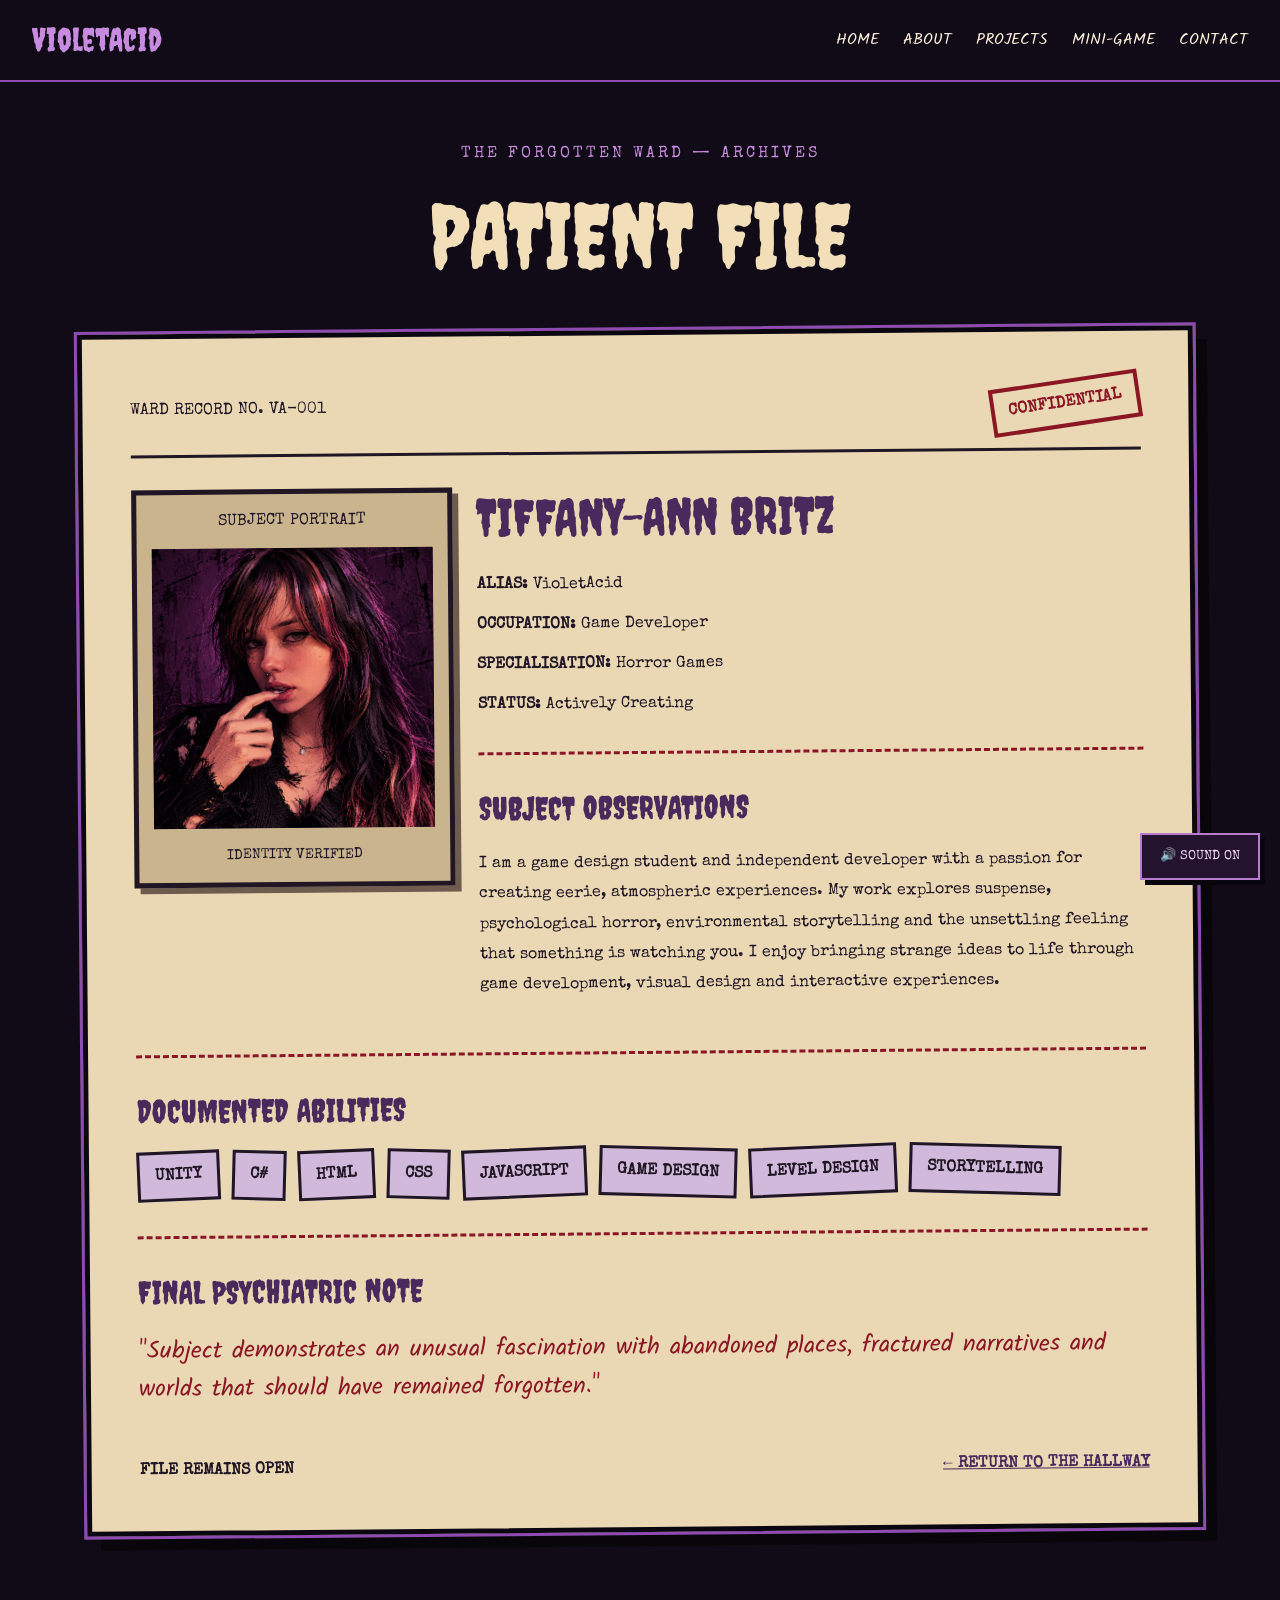
<file: about.html>
<!DOCTYPE html>
<html lang="en">
<head>
    <link rel="stylesheet" href="style.css">
    <meta charset="UTF-8">
    <meta name="viewport" content="width=device-width, initial-scale=1.0">
    <title>Patient File | VioletAcid</title>

    <link href="https://cdn.jsdelivr.net/npm/bootstrap@5.3.3/dist/css/bootstrap.min.css" rel="stylesheet">
    <link rel="stylesheet" href="style.css">
</head>

<body class="patient-page">

<header class="asylum-nav">
    <a href="index.html" class="asylum-logo">VioletAcid</a>

    <nav class="asylum-links" aria-label="Main navigation">
        <a href="index.html">HOME</a>
        <a href="about.html" aria-current="page">ABOUT</a>
        <a href="projects.html">PROJECTS</a>
        <a href="ward13.html">MINI-GAME</a>
        <a href="contact.html">CONTACT</a>
    </nav>
</header>

<main class="patient-main container">

    <p class="patient-intro">THE FORGOTTEN WARD — ARCHIVES</p>
    <h1 class="patient-heading">PATIENT FILE</h1>

    <article class="patient-document">

        <div class="patient-top">
            <span>WARD RECORD NO. VA-001</span>
            <span class="confidential-stamp">CONFIDENTIAL</span>
        </div>

        <div class="row g-4 mt-2">

            <div class="col-12 col-lg-4">
                <div class="patient-photo">
                    <span>SUBJECT PORTRAIT</span>
                    <div class="photo-placeholder">
    <img src="assets/images/patient-portrait.png"
         alt="Comic portrait of Tiffany-Ann Britz">
</div>
                    <small>IDENTITY VERIFIED</small>
                </div>
            </div>

            <div class="col-12 col-lg-8">
                <h2 class="patient-name">TIFFANY-ANN BRITZ</h2>

                <p><strong>ALIAS:</strong> VioletAcid</p>
                <p><strong>OCCUPATION:</strong> Game Developer</p>
                <p><strong>SPECIALISATION:</strong> Horror Games</p>
                <p><strong>STATUS:</strong> Actively Creating</p>

                <div class="patient-divider"></div>

                <h3>SUBJECT OBSERVATIONS</h3>

                <p class="patient-story">
                    I am a game design student and independent
                    developer with a passion for creating eerie,
                    atmospheric experiences.

                    My work explores suspense, psychological horror,
                    environmental storytelling and the unsettling
                    feeling that something is watching you.

                    I enjoy bringing strange ideas to life through
                    game development, visual design and interactive
                    experiences.
                </p>
            </div>

        </div>

        <div class="patient-divider"></div>

        <h3>DOCUMENTED ABILITIES</h3>

        <div class="skills-list">
            <span>UNITY</span>
            <span>C#</span>
            <span>HTML</span>
            <span>CSS</span>
            <span>JAVASCRIPT</span>
            <span>GAME DESIGN</span>
            <span>LEVEL DESIGN</span>
            <span>STORYTELLING</span>
        </div>

        <div class="patient-divider"></div>

        <h3>FINAL PSYCHIATRIC NOTE</h3>

        <p class="patient-note">
            "Subject demonstrates an unusual fascination
            with abandoned places, fractured narratives
            and worlds that should have remained forgotten."
        </p>

        <div class="patient-bottom">
            <span>FILE REMAINS OPEN</span>
            <a href="hallway.html">← RETURN TO THE HALLWAY</a>
        </div>

    </article>

</main>
<script src="asylum-audio.js"></script>
</body>
</html>
</file>
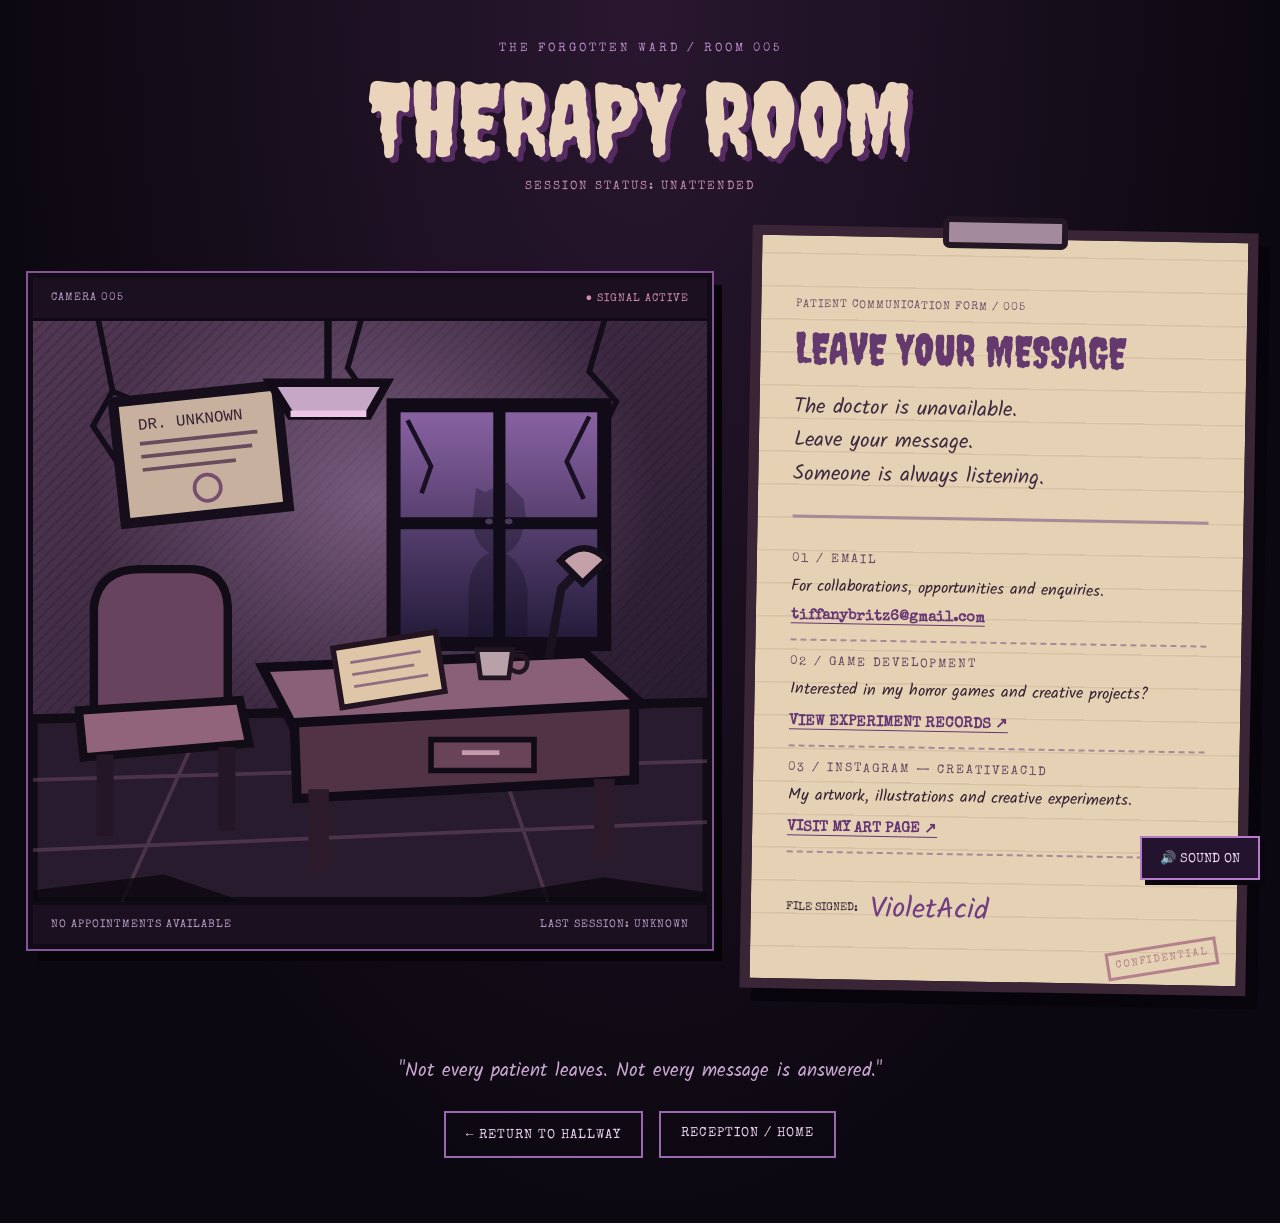
<file: contact.html>
<!DOCTYPE html>
<html lang="en">
<head>
  <meta charset="UTF-8">
  <meta name="viewport" content="width=device-width, initial-scale=1.0">

  <title>Therapy Room | VioletAcid</title>

  <link href="https://fonts.googleapis.com/css2?family=Creepster&family=Kalam:wght@400;700&family=Special+Elite&display=swap" rel="stylesheet">
  <link rel="stylesheet" href="contact.css">
</head>

<body>
  <main class="therapy-page">

    <header class="therapy-header">
      <p>THE FORGOTTEN WARD / ROOM 005</p>
      <h1>THERAPY ROOM</h1>
      <span>SESSION STATUS: UNATTENDED</span>
    </header>

    <div class="therapy-layout">

      <section class="office-panel" aria-label="Abandoned psychiatrist's office">
        <div class="office-heading">
          <span>CAMERA 005</span>
          <span class="recording">● SIGNAL ACTIVE</span>
        </div>

        <svg class="office-art" viewBox="0 0 720 620"
             role="img"
             aria-label="Comic-book illustration of an abandoned psychiatric office with a desk, chair, window and mysterious silhouette">

          <defs>
            <linearGradient id="office-wall" x2="1" y2="1">
              <stop stop-color="#513753"/>
              <stop offset="1" stop-color="#211629"/>
            </linearGradient>

            <linearGradient id="office-window" x2="0" y2="1">
              <stop stop-color="#8b64a5"/>
              <stop offset="1" stop-color="#211a38"/>
            </linearGradient>

            <radialGradient id="office-light">
              <stop stop-color="#d5a9dc" stop-opacity=".38"/>
              <stop offset="1" stop-color="#d5a9dc" stop-opacity="0"/>
            </radialGradient>

            <pattern id="office-lines" width="12" height="12"
                     patternUnits="userSpaceOnUse">
              <path d="M0 12L12 0" stroke="#120b17"
                    stroke-width="2" opacity=".23"/>
            </pattern>
          </defs>

          <!-- Room -->
          <rect width="720" height="620" fill="url(#office-wall)"/>
          <rect width="720" height="620" fill="url(#office-lines)"/>

          <ellipse cx="365" cy="190" rx="300" ry="270"
                   fill="url(#office-light)"/>

          <path d="M0 425L720 407V620H0Z"
                fill="#281b2d" stroke="#110b16" stroke-width="10"/>

          <path d="M0 490L720 470M0 565L720 535M180 430L95 620M480 418L550 620"
                fill="none" stroke="#75536b"
                stroke-width="4" opacity=".45"/>

          <!-- Wall cracks -->
          <g fill="none" stroke="#130d19"
             stroke-width="6" stroke-linecap="round">
            <path d="M70 0L85 75L64 112L96 160"/>
            <path d="M85 75L115 88L123 120"/>
            <path d="M610 0L594 54L623 86L603 127"/>
            <path d="M350 0L336 50L356 79"/>
          </g>

          <!-- Window -->
          <rect x="385" y="90" width="225" height="255"
                fill="url(#office-window)"
                stroke="#100b17" stroke-width="15"/>

          <path d="M498 90V345M385 216H610"
                stroke="#100b17" stroke-width="13"/>

          <path d="M400 106L425 155L415 184M594 102L570 150L588 190"
                fill="none" stroke="#1a1023" stroke-width="5"/>

          <!-- Shadow beyond window -->
          <g class="window-patient">
            <path d="M465 338V287Q467 253 495 244
                     Q523 253 528 287V338Z"
                  fill="#100b1b"/>
            <ellipse cx="497" cy="214" rx="27" ry="36"
                     fill="#100b1b"/>
            <path d="M469 214L473 178L492 187L506 172L524 191L527 216"
                  fill="#100b1b"/>
            <ellipse cx="487" cy="214" rx="4" ry="3" fill="#d6a5ec"/>
            <ellipse cx="508" cy="214" rx="4" ry="3" fill="#d6a5ec"/>
          </g>

          <!-- Doctor's certificate -->
          <g transform="rotate(-6 175 145)">
            <rect x="92" y="78" width="175" height="130"
                  fill="#c7b19e" stroke="#160e1b" stroke-width="11"/>
            <text x="116" y="110" font-size="17"
                  fill="#382336" font-family="monospace">DR. UNKNOWN</text>
            <path d="M116 125H242M116 139H235M116 153H216"
                  stroke="#694b5e" stroke-width="4"/>
            <circle cx="183" cy="179" r="14"
                    fill="none" stroke="#794d70" stroke-width="4"/>
          </g>

          <!-- Ceiling light -->
          <path d="M315 0V65" stroke="#120c16" stroke-width="8"/>
          <path d="M253 66H378L358 101H275Z"
                fill="#c7a7c6" stroke="#130c18" stroke-width="9"/>
          <path d="M275 99H356" stroke="#edc5e6" stroke-width="7"
                class="lamp-bulb"/>

          <!-- Visitor chair -->
          <g stroke="#120c17" stroke-width="9">
            <path d="M65 305Q70 265 115 265H170
                     Q206 267 208 305V445H65Z"
                  fill="#67435e"/>
            <path d="M49 416L221 405L231 451L54 466Z"
                  fill="#92647c"/>
            <path d="M77 463V550M207 455V544"
                  fill="none" stroke="#241626" stroke-width="18"/>
          </g>

          <!-- Desk -->
          <g stroke="#100b16" stroke-width="10">
            <path d="M245 370L590 355L650 409L277 431Z"
                  fill="#896077"/>
            <path d="M279 429L642 409V490L282 510Z"
                  fill="#523345"/>
            <path d="M305 500V588M610 489V574"
                  stroke="#2c1a2a" stroke-width="22"/>
            <path d="M425 447H535V480H425Z"
                  fill="#694458" stroke-width="6"/>
            <path d="M458 461H498"
                  stroke="#c49bab" stroke-width="5"/>
          </g>

          <!-- Paper on desk -->
          <g transform="rotate(-9 383 375)">
            <path d="M325 340H436V404H325Z"
                  fill="#dfc6a9" stroke="#241421" stroke-width="6"/>
            <path d="M341 358H417M341 371H408M341 384H421"
                  stroke="#916d81" stroke-width="3"/>
          </g>

          <!-- Desk lamp -->
          <path d="M551 360L564 286L590 258"
                fill="none" stroke="#1b1220" stroke-width="9"/>
          <path d="M563 256Q588 230 613 255L587 280Z"
                fill="#c4a0a8" stroke="#170e1c" stroke-width="7"/>

          <!-- Forgotten coffee cup -->
          <path d="M474 351H512L508 381H478Z"
                fill="#b8a1a8" stroke="#211522" stroke-width="5"/>
          <path d="M510 357Q532 355 527 369Q522 380 509 371"
                fill="none" stroke="#211522" stroke-width="5"/>

          <!-- Floor shadows -->
          <path d="M0 608L140 591L225 620H0ZM450 620L610 594L720 610V620Z"
                fill="#0b0810" opacity=".8"/>
        </svg>

        <div class="office-caption">
          <span>NO APPOINTMENTS AVAILABLE</span>
          <span>LAST SESSION: UNKNOWN</span>
        </div>
      </section>

      <section class="clipboard-panel" aria-labelledby="contact-title">
        <div class="clipboard-clip"></div>

        <p class="form-number">PATIENT COMMUNICATION FORM / 005</p>
        <h2 id="contact-title">LEAVE YOUR MESSAGE</h2>

        <p class="handwritten">
          The doctor is unavailable.<br>
          Leave your message.<br>
          Someone is always listening.
        </p>

        <div class="form-divider"></div>

        <div class="contact-record">
          <span>01 / EMAIL</span>
          <p>For collaborations, opportunities and enquiries.</p>
          <a class="contact-link" href="mailto:tiffanybritz6@gmail.com">
            tiffanybritz6@gmail.com
          </a>
        </div>

        <div class="contact-record">
  <span>02 / GAME DEVELOPMENT</span>
  <p>Interested in my horror games and creative projects?</p>
  <a class="contact-link" href="projects.html">
    VIEW EXPERIMENT RECORDS ↗
  </a>
</div>

        
<div class="contact-record">
  <span>03 / INSTAGRAM — CREATIVEAC1D</span>
  <p>My artwork, illustrations and creative experiments.</p>
  <a class="contact-link"
     href="https://www.instagram.com/creativeac1d/"
     target="_blank"
     rel="noopener noreferrer">
    VISIT MY ART PAGE ↗
  </a>
</div>


        <div class="signature">
          <span>FILE SIGNED:</span>
          <strong>VioletAcid</strong>
        </div>

        <div class="classified-stamp">CONFIDENTIAL</div>
      </section>

    </div>

    <footer class="therapy-footer">
      <p>"Not every patient leaves. Not every message is answered."</p>
      <nav aria-label="Page navigation">
        <a href="hallway.html">← RETURN TO HALLWAY</a>
        <a href="index.html">RECEPTION / HOME</a>
      </nav>
    </footer>

  </main>
  <script src="asylum-audio.js"></script>
</body>
</html>
</file>
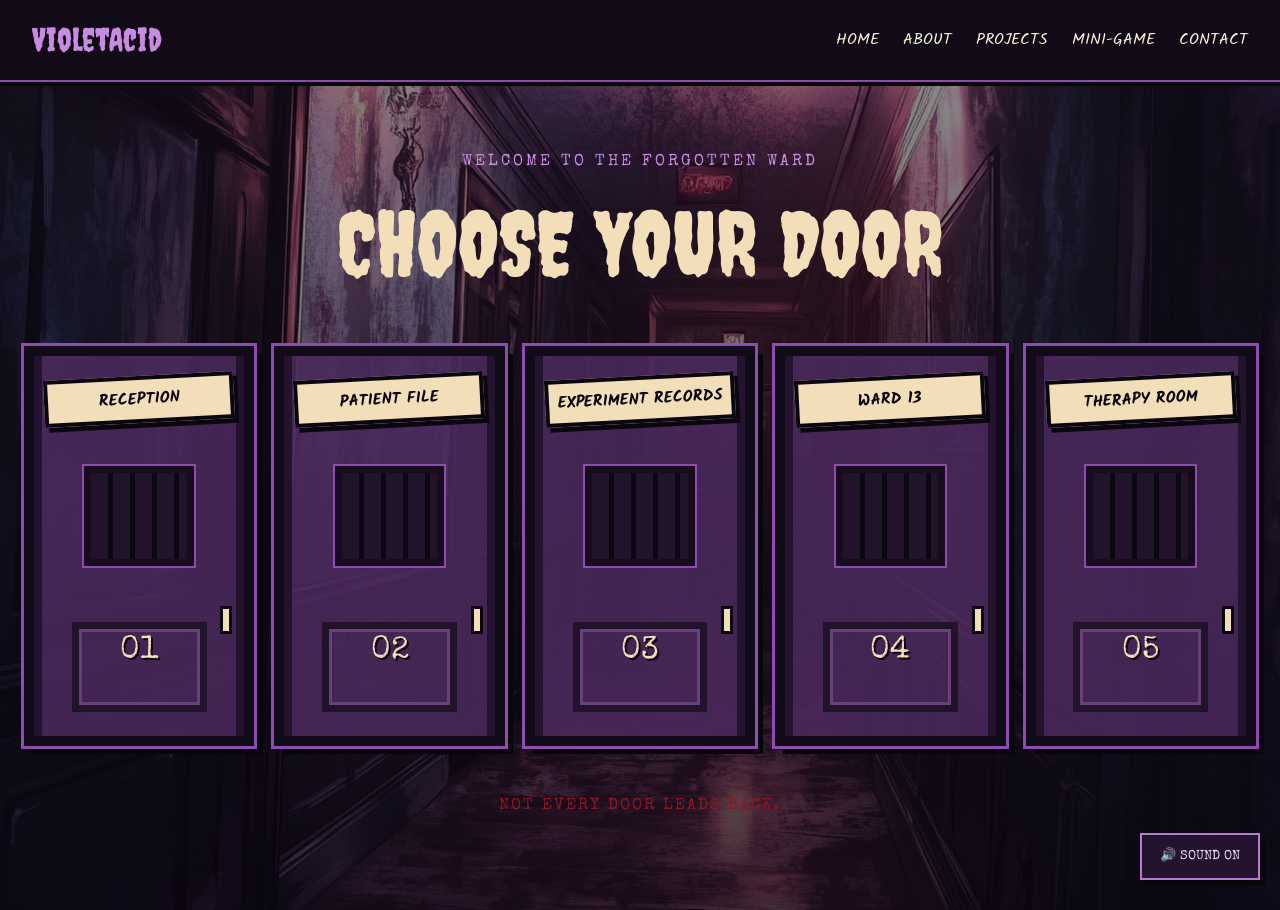
<file: hallway.html>
<!DOCTYPE html>
<html lang="en">
<head>
    <meta charset="UTF-8">
    <meta name="viewport" content="width=device-width, initial-scale=1.0">
    <title>The Hallway | VioletAcid</title>

    <link href="https://cdn.jsdelivr.net/npm/bootstrap@5.3.3/dist/css/bootstrap.min.css" rel="stylesheet">
    <link rel="stylesheet" href="style.css">
</head>
<body class="hallway-page">

    <header class="asylum-nav">
        <a class="asylum-logo" href="index.html">VioletAcid</a>

        <nav class="asylum-links" aria-label="Main navigation">
            <a href="index.html">HOME</a>
            <a href="about.html">ABOUT</a>
            <a href="projects.html">PROJECTS</a>
            <a href="ward13.html">MINI-GAME</a>
            <a href="contact.html">CONTACT</a>
        </nav>
    </header>

    <main class="hallway-main">
        <p class="hallway-label">WELCOME TO THE FORGOTTEN WARD</p>
        <h1>CHOOSE YOUR DOOR</h1>

        <div class="door-grid">
            <a class="asylum-door" href="index.html">
                <span class="door-sign">RECEPTION</span>
                <span class="door-number">01</span>
                <span class="door-handle" aria-hidden="true"></span>
            </a>

            <a class="asylum-door" href="about.html">
                <span class="door-sign">PATIENT FILE</span>
                <span class="door-number">02</span>
                <span class="door-handle" aria-hidden="true"></span>
            </a>

            <a class="asylum-door" href="projects.html">
                <span class="door-sign">EXPERIMENT RECORDS</span>
                <span class="door-number">03</span>
                <span class="door-handle" aria-hidden="true"></span>
            </a>

            <a class="asylum-door" href="ward13.html">
                <span class="door-sign">WARD 13</span>
                <span class="door-number">04</span>
                <span class="door-handle" aria-hidden="true"></span>
            </a>

            <a class="asylum-door" href="contact.html">
                <span class="door-sign">THERAPY ROOM</span>
                <span class="door-number">05</span>
                <span class="door-handle" aria-hidden="true"></span>
            </a>
        </div>

        <p class="hallway-warning">NOT EVERY DOOR LEADS BACK.</p>
    </main>
<script src="asylum-audio.js"></script>
</body>
</html>
</file>
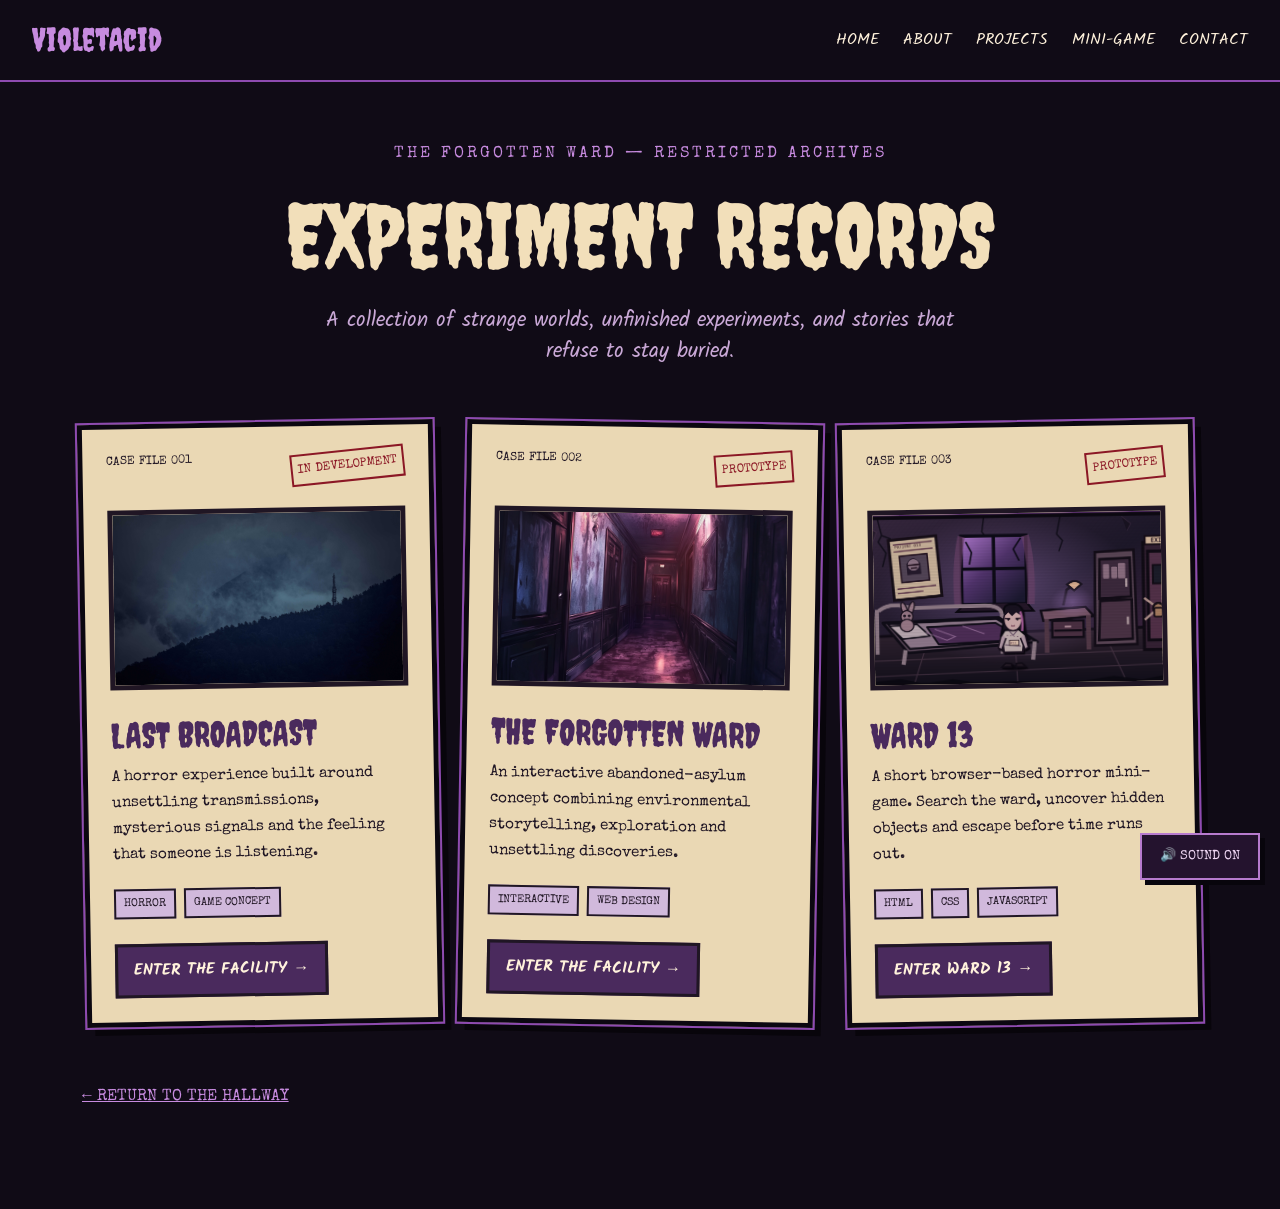
<file: projects.html>
<!DOCTYPE html>
<html lang="en">
<head>
    <meta charset="UTF-8">
    <meta name="viewport" content="width=device-width, initial-scale=1.0">
    <title>Experiment Records | VioletAcid</title>
    <link href="https://cdn.jsdelivr.net/npm/bootstrap@5.3.3/dist/css/bootstrap.min.css" rel="stylesheet">
    <link rel="stylesheet" href="style.css">
</head>

<body class="projects-page">

<header class="asylum-nav">
    <a href="index.html" class="asylum-logo">VioletAcid</a>
    <nav class="asylum-links" aria-label="Main navigation">
        <a href="index.html">HOME</a>
        <a href="about.html">ABOUT</a>
        <a href="projects.html" aria-current="page">PROJECTS</a>
        <a href="ward13.html">MINI-GAME</a>
        <a href="contact.html">CONTACT</a>
    </nav>
</header>

<main class="projects-main container">
    <p class="projects-intro">THE FORGOTTEN WARD — RESTRICTED ARCHIVES</p>
    <h1 class="projects-heading">EXPERIMENT RECORDS</h1>
    <p class="projects-description">
        A collection of strange worlds, unfinished experiments,
        and stories that refuse to stay buried.
    </p>

    <div class="row g-4">

        <div class="col-12 col-md-6 col-lg-4">
            <article class="experiment-card">
                <div class="experiment-card-top">
                    <span>CASE FILE 001</span>
                    <span class="experiment-status">IN DEVELOPMENT</span>
                </div>

                

<div class="experiment-visual">
    <img src="assets/images/last-broadcast.jpg"
         alt="Last Broadcast concept artwork"
         class="last-broadcast-image">
</div>

                <h2>LAST BROADCAST</h2>
                <p>
                    A horror experience built around unsettling
                    transmissions, mysterious signals and the
                    feeling that someone is listening.
                </p>

                <div class="experiment-tags">
                    <span>HORROR</span>
                    <span>GAME CONCEPT</span>
                </div>
                <a href="hallway.html" class="experiment-link">
    ENTER THE FACILITY →
</a>
            </article>
        </div>

        <div class="col-12 col-md-6 col-lg-4">
            <article class="experiment-card">
                <div class="experiment-card-top">
                    <span>CASE FILE 002</span>
                    <span class="experiment-status">PROTOTYPE</span>
                </div>

                <div class="experiment-visual">
                    <img src="assets/images/asylum-hallway.png"
     alt="The Forgotten Ward asylum hallway">
     </div>
     
        

                <h2>THE FORGOTTEN WARD</h2>
                <p>
                    An interactive abandoned-asylum concept
                    combining environmental storytelling,
                    exploration and unsettling discoveries.
                </p>

                <div class="experiment-tags">
                    <span>INTERACTIVE</span>
                    <span>WEB DESIGN</span>
                </div>
                
<a href="hallway.html" class="experiment-link">
    ENTER THE FACILITY →
</a>

            </article>
        </div>

        <div class="col-12 col-md-6 col-lg-4">
            <article class="experiment-card">
                <div class="experiment-card-top">
                    <span>CASE FILE 003</span>
                    <span class="experiment-status">PROTOTYPE</span>
                </div>

                <div class="experiment-visual">
                    <img src="assets/images/ward13-preview.png"
     alt="Ward 13 horror escape game">
                </div>

                <h2>WARD 13</h2>
                <p>
                    A short browser-based horror mini-game.
                    Search the ward, uncover hidden objects
                    and escape before time runs out.
                </p>

                <div class="experiment-tags">
                    <span>HTML</span>
                    <span>CSS</span>
                    <span>JAVASCRIPT</span>
                </div>

                <a href="ward13.html" class="experiment-link">
                    ENTER WARD 13 →
                </a>
            </article>
        </div>

    </div>

    <a href="hallway.html" class="projects-return">
        ← RETURN TO THE HALLWAY
    </a>
</main>
<script src="asylum-audio.js"></script>
</body>
</html>
</file>
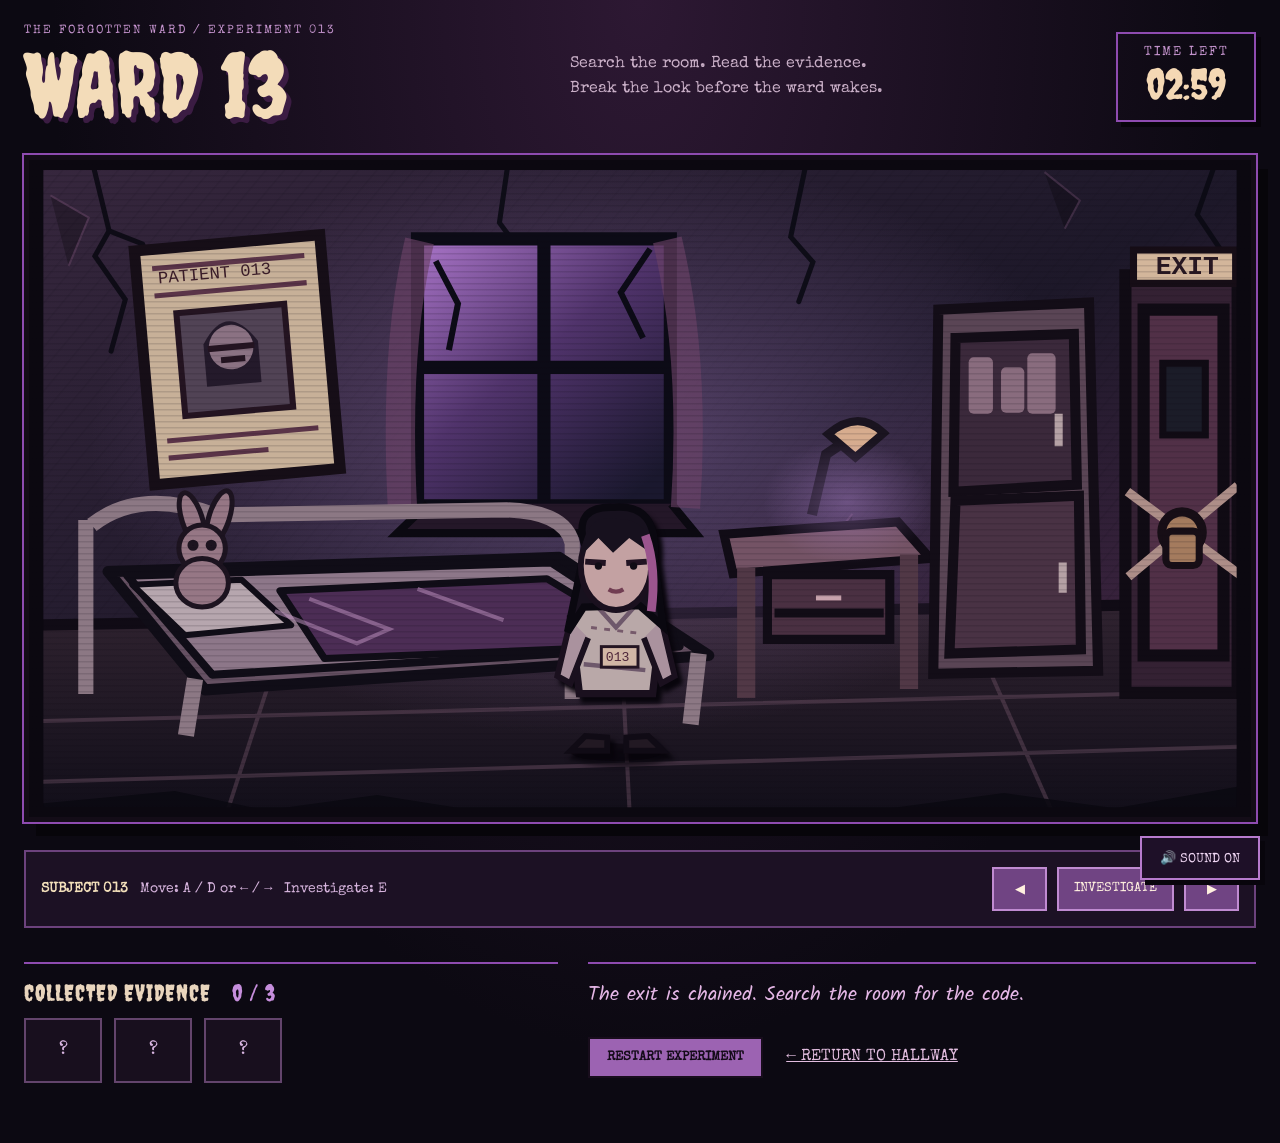
<file: ward13.html>
<!doctype html>
<html lang="en">
<head>
  <meta charset="utf-8">
  <meta name="viewport" content="width=device-width, initial-scale=1">
  <title>Ward 13 | The Forgotten Ward</title>
  <link href="https://fonts.googleapis.com/css2?family=Creepster&family=Kalam:wght@400;700&family=Special+Elite&display=swap" rel="stylesheet">
  <link rel="stylesheet" href="ward13.css">
  <script src="ward13.js" defer></script>
</head>
<body>
<main class="game-shell">
  <header class="game-header">
    <div>
      <span class="eyebrow">THE FORGOTTEN WARD / EXPERIMENT 013</span>
      <h1>WARD 13</h1>
    </div>
    <p>Search the room. Read the evidence.<br>Break the lock before the ward wakes.</p>
    <div class="clock">
      <small>TIME LEFT</small>
      <strong id="timer">03:00</strong>
    </div>
  </header>

  <section class="scene-frame" aria-label="Illustrated hospital room with objects to investigate">
    <svg class="room-art" viewBox="0 0 1200 650" preserveAspectRatio="xMidYMid meet" role="img" aria-label="Dark comic-style hospital ward with a metal bed, a patient file on the wall, a medicine cabinet, and a chained exit">
      <defs>
        <linearGradient id="wall" x2="1" y2="1">
          <stop stop-color="#37273e"/>
          <stop offset=".52" stop-color="#1d1829"/>
          <stop offset="1" stop-color="#4d2a4b"/>
        </linearGradient>
        <linearGradient id="glass" x2=".8" y2="1">
          <stop stop-color="#aa75c9"/>
          <stop offset=".5" stop-color="#50336b"/>
          <stop offset="1" stop-color="#1a182e"/>
        </linearGradient>
        <linearGradient id="floor" x2="0" y2="1">
          <stop stop-color="#302330"/>
          <stop offset="1" stop-color="#110e19"/>
        </linearGradient>
        <radialGradient id="glow">
          <stop stop-color="#b88cda" stop-opacity=".38"/>
          <stop offset="1" stop-color="#b88cda" stop-opacity="0"/>
        </radialGradient>
        <pattern id="hatch" width="14" height="14" patternUnits="userSpaceOnUse" patternTransform="rotate(40)">
          <path d="M0 0V14" stroke="#100b17" stroke-width="3" opacity=".4"/>
        </pattern>
      </defs>

      <rect width="1200" height="650" fill="url(#wall)"/>
      <path d="M0 0H1200V475H0Z" fill="url(#hatch)" opacity=".28"/>
      <path d="M0 460 1200 438 1200 650H0Z" fill="url(#floor)" stroke="#100b15" stroke-width="11"/>
      <path d="M0 555 1200 525M0 615 1200 580M250 465 190 650M580 455 590 650M920 447 1010 650"
            fill="none" stroke="#6d5064" stroke-width="4" opacity=".45"/>
      <ellipse cx="555" cy="280" rx="500" ry="290" fill="url(#glow)"/>

      <g fill="none" stroke="#0b0a13" stroke-linecap="round" stroke-width="5" opacity=".9">
        <path d="M58 0 75 70 61 95 91 138 77 189"/>
        <path d="M75 70 108 83 121 112"/>
        <path d="M470 0 461 62 487 97 466 143 495 164"/>
        <path d="M765 0 749 76 771 101 757 140"/>
        <path d="M1170 0 1151 54 1177 93 1155 127"/>
      </g>
      <g stroke="#a16a94" stroke-width="2" opacity=".24">
        <path d="M17 35 55 57 35 105M440 178 478 220 465 257M810 350 780 388 805 420M1000 12 1035 40 1020 68"/>
      </g>

      <g stroke="#0c0b16" stroke-width="13">
        <path d="M380 78H630V342H380Z" fill="url(#glass)"/>
        <path d="M505 78V342M380 205H630"/>
        <path d="M398 100 420 142 411 188M610 88 581 131 603 176"
              fill="none" stroke-width="6"/>
      </g>

<g id="window-ghost" class="window-ghost">

  <!-- Shadowy shoulders and torso -->
  <path d="M444 342
           L449 292
           Q452 268 473 259
           L485 253
           L526 253
           Q550 264 555 292
           L563 342Z"
        fill="#090711"
        stroke="#050409"
        stroke-width="6"/>

  <!-- Long, thin arms -->
  <path d="M458 282
           Q445 302 445 342
           M548 282
           Q561 307 560 342"
        fill="none"
        stroke="#090711"
        stroke-width="17"
        stroke-linecap="round"/>

  <!-- Neck -->
  <path d="M491 246H519V273H491Z"
        fill="#090711"/>

  <!-- Head -->
  <path d="M471 193
           Q477 163 506 163
           Q535 164 540 194
           L536 229
           Q528 253 506 259
           Q483 252 475 230Z"
        fill="#100b17"
        stroke="#050409"
        stroke-width="5"/>

  <!-- Uneven, messy hair -->
  <path d="M469 211
           L462 185
           L473 170
           L479 153
           L492 162
           L504 148
           L516 160
           L530 151
           L543 174
           L541 207
           L531 191
           L520 185
           L508 195
           L493 181
           L481 200Z"
        fill="#050409"/>

  <!-- Glowing eyes -->
  <ellipse cx="492" cy="216" rx="6" ry="3"
           fill="#e5b0ff"/>
  <ellipse cx="520" cy="216" rx="6" ry="3"
           fill="#e5b0ff"/>

  <!-- Disturbing smile -->
  <path d="M493 237 Q506 244 520 235"
        fill="none"
        stroke="#684075"
        stroke-width="2"/>

</g>

      <path d="M390 340 360 369H655L631 340" fill="#241728" stroke="#0b0911" stroke-width="8"/>
      <path d="M382 80Q357 185 365 342M627 79Q655 197 645 344"
            fill="none" stroke="#6c4268" stroke-width="29" opacity=".65"/>

      <g transform="translate(100 90) rotate(-5)">
        <path d="M0 0H184V232H0Z" fill="#c7b098" stroke="#160e17" stroke-width="11"/>
        <path d="M16 19H167M16 46H167M16 190H166M16 207H115"
              stroke="#5b3448" stroke-width="5"/>
        <path d="M36 65H143V167H36Z" fill="#514355" stroke="#241421" stroke-width="6"/>
        <path d="M60 98Q86 56 114 99V140H60Z" fill="#241a2b"/>
        <circle cx="87" cy="103" r="22" fill="#8b7283"/>
        <path d="M64 103H110M76 115H100" stroke="#241421" stroke-width="6"/>
        <text x="21" y="34" font-size="17" fill="#3b1d29" font-family="monospace">PATIENT 013</text>
      </g>

      <g stroke="#100d17" stroke-width="11" stroke-linejoin="round">
        <path d="M52 356V528M58 361Q105 324 179 351L468 346Q526 348 533 379V533"
              fill="none" stroke="#8c7884" stroke-width="15"/>
        <path d="M74 407 520 393 668 490 170 524Z" fill="#665163"/>
        <path d="M93 411 512 398 639 481 177 509Z" fill="#8d7789" stroke-width="8"/>
        <path d="M98 420 206 415 255 460 150 470Z" fill="#b6a6ae" stroke-width="6"/>
        <path d="M244 426 508 414 618 480 288 493Z" fill="#4c2d55" stroke-width="7"/>
        <path d="M160 513 151 569M658 488 650 558" stroke="#8c7884" stroke-width="16"/>
      </g>
      <path d="M273 434 352 464 320 478 239 446M380 424 465 455"
            fill="none" stroke="#bb8ebc" stroke-width="4" opacity=".55"/>

      <g transform="translate(167 384)" stroke="#1d1420" stroke-width="5" fill="#967785">
        <ellipse cx="-10" cy="-29" rx="10" ry="27" transform="rotate(-18 -10 -29)"/>
        <ellipse cx="17" cy="-31" rx="10" ry="27" transform="rotate(18 17 -31)"/>
        <circle cy="0" r="23"/>
        <ellipse cy="34" rx="26" ry="24"/>
        <circle cx="-9" cy="-3" r="3" fill="#170d19"/>
        <circle cx="9" cy="-3" r="3" fill="#170d19"/>
      </g>

      <g stroke="#110c16" stroke-width="9">
        <path d="M683 370 855 358 887 394 692 409Z" fill="#745365"/>
        <path d="M705 403V532M866 390V523" fill="none" stroke="#513846" stroke-width="18"/>
        <path d="M726 410H847V474H726Z" fill="#4a3042"/>
        <path d="M733 448H841"/>
        <path d="M774 433H799" stroke="#c8a3ad" stroke-width="5"/>
      </g>
      <path d="M770 351 784 291 815 270" stroke="#1a1420" stroke-width="10" fill="none"/>
      <path d="M786 271Q816 246 841 270L813 294Z" fill="#d7ac8e" stroke="#1a1420" stroke-width="8"/>
      <ellipse cx="805" cy="338" rx="83" ry="61" fill="url(#glow)"/>

      <g stroke="#130d17" stroke-width="10">
        <path d="M895 148 1044 141 1053 505 890 508Z" fill="#5a4555"/>
        <path d="M912 176 1029 172 1032 321 910 328Z" fill="#3b293b"/>
        <path d="M912 337 1034 332 1036 484 906 488Z" fill="#493244"/>
        <path d="M1014 251V283M1018 398V428" stroke="#b5a1a5" stroke-width="8"/>
      </g>
      <g fill="#ab899b" opacity=".7">
        <rect x="925" y="195" width="24" height="56" rx="5"/>
        <rect x="957" y="205" width="23" height="45" rx="5"/>
        <rect x="983" y="191" width="28" height="60" rx="5"/>
      </g>

      <g stroke="#100b14" stroke-width="12">
        <path d="M1080 114H1191V527H1080Z" fill="#342133"/>
        <path d="M1098 148H1177V490H1098Z" fill="#513047"/>
        <path d="M1117 201H1159V272H1117Z" fill="#1b1c28" stroke-width="7"/>
      </g>
    <path d="M1082 328 1193 410M1191 322 1083 412"
      stroke="#ad8e88" stroke-width="9" fill="none"/>
     
 <circle cx="1136" cy="368" r="20" fill="#a47b5e"
        stroke="#170e16" stroke-width="9"/>
<rect x="1120" y="367" width="33" height="34" rx="6"
      fill="#a47b5e" stroke="#170e16" stroke-width="7"/>
      <path d="M1088 89H1189V122H1088Z" fill="#d3b69b" stroke="#160d16" stroke-width="7"/>
      <text x="1110" y="113" font-size="26" fill="#281822"
            font-family="monospace" font-weight="bold">EXIT</text>

      <path d="M0 637 140 624 230 643 340 628 480 650H0ZM780 650 960 626 1070 641 1200 618V650Z"
            fill="#0a0911" opacity=".9"/>
      <path d="M0 0H1200V650H0Z" fill="none" stroke="#0b0810" stroke-width="20"/>
    </svg>

<div class="subject013" id="subject013" aria-hidden="true">
  <svg viewBox="0 0 100 180" xmlns="http://www.w3.org/2000/svg">
    <ellipse cx="50" cy="172" rx="31" ry="6" fill="#08050c" opacity=".55"/>

   .subject013.walking .leg-left {
    animation: left-step .45s ease-in-out infinite alternate;
}

.subject013.walking .leg-right {
    animation: right-step .45s ease-in-out infinite alternate;
}

    <path d="M29 161L19 171L44 171L44 162Z"
          fill="#221923" stroke="#100b15" stroke-width="4"/>
    <path d="M57 162L57 171L82 171L72 161Z"
          fill="#221923" stroke="#100b15" stroke-width="4"/>

    <path d="M34 67L19 80L25 132L75 132L81 80L66 67Z"
          fill="#b9a8a8" stroke="#1a101e" stroke-width="5"/>

    <path d="M34 69L50 87L66 69M28 112L70 116"
          fill="none" stroke="#6e586b" stroke-width="3"/>

    <path d="M19 82L10 120L19 125L31 94"
          fill="#aa929e" stroke="#1a101e" stroke-width="4"/>
    <path d="M81 82L90 120L81 125L69 94"
          fill="#aa929e" stroke="#1a101e" stroke-width="4"/>

    <path d="M29 32Q20 4 48 5Q79 2 76 39L82 86L66 72L28 73L17 90Z"
          fill="#17111e" stroke="#0a0810" stroke-width="5"/>

    <ellipse cx="50" cy="45" rx="24" ry="30"
             fill="#c3a1a2" stroke="#1a101e" stroke-width="4"/>

    <path d="M26 38Q29 8 51 13Q72 12 75 37L59 26L48 36L38 26Z"
          fill="#17111e"/>

    <path d="M29 42L43 43M57 43L71 42"
          stroke="#211322" stroke-width="4"/>
    <circle cx="38" cy="45" r="2.5" fill="#100c15"/>
    <circle cx="62" cy="45" r="2.5" fill="#100c15"/>

    <path d="M45 61Q50 64 55 61"
          fill="none" stroke="#713d52" stroke-width="3"/>

    <path d="M70 24Q78 47 74 76"
          fill="none" stroke="#9b558e" stroke-width="6"/>

    <path d="M33 87L67 91"
          stroke="#765a6b" stroke-width="2" stroke-dasharray="4 5"/>

    <rect x="40" y="100" width="25" height="14"
          fill="#d2b7a5" stroke="#241522" stroke-width="2"/>
    <text x="43" y="110" font-size="9" fill="#4e263a"
          font-family="monospace">013</text>
  </svg>
</div>

<div class="subject-dialogue" id="subject-dialogue"
     role="status" aria-live="polite" hidden>
</div>

    <button class="hotspot file-spot" data-inspect="file" aria-label="Inspect patient file">
      <span>INSPECT FILE</span>
    </button>
    <button class="hotspot bed-spot" data-inspect="bed" aria-label="Search the hospital bed">
      <span>SEARCH BED</span>
    </button>
    <button class="hotspot cabinet-spot" data-inspect="cabinet" aria-label="Search medicine cabinet">
      <span>OPEN CABINET</span>
    </button>
    <button class="hotspot door-spot" data-inspect="door" aria-label="Inspect locked exit">
      <span>EXIT</span>
    </button>
  </section>

<div class="character-controls">
  <div class="character-instructions">
    <strong>SUBJECT 013</strong>
    <span>Move: A / D or ← / →</span>
    <span>Investigate: E</span>
  </div>

  <div class="character-buttons">
    <button id="move-left" type="button" aria-label="Move left">◀</button>
    <button id="interact" type="button">INVESTIGATE</button>
    <button id="move-right" type="button" aria-label="Move right">▶</button>
  </div>
</div>

  <section class="bottom-panel">
    <div class="inventory">
      <h2>COLLECTED EVIDENCE <span id="count">0 / 3</span></h2>
      <div class="inventory-slots" id="inventory">
        <span>?</span><span>?</span><span>?</span>
      </div>
    </div>
    <div class="status">
      <p id="status" role="status" aria-live="polite">
        The exit is chained. Search the room for the code.
      </p>
      <button id="restart" type="button">RESTART EXPERIMENT</button>
      <a href="hallway.html">← RETURN TO HALLWAY</a>
    </div>
  </section>
</main>

<div class="modal" id="modal" hidden>
  <div class="modal-card" role="dialog" aria-modal="true" aria-labelledby="modal-title">
    <button class="close" id="close" aria-label="Close inspection">×</button>
    <span class="eyebrow">EVIDENCE / WARD 013</span>
    <h2 id="modal-title"></h2>
    <p id="modal-text"></p>

    <div id="code-entry" hidden>
      <label for="code">FOUR-DIGIT EXIT CODE</label>
      <input id="code" type="text" inputmode="numeric"
             pattern="[0-9]*" maxlength="4" autocomplete="off"
             placeholder="_ _ _ _">
      <button id="unlock" type="button">UNLOCK DOOR</button>
    </div>

    <button id="collect" type="button">TAKE EVIDENCE</button>
  </div>
</div>

<div class="ending" id="ending" hidden>
  <div>
    <h2 id="ending-title"></h2>
    <p id="ending-text"></p>
    <button id="play-again">TRY AGAIN</button>
    <a href="hallway.html">LEAVE THE WARD</a>
  </div>
</div>
<script src="ward13-audio.js"></script>
</body>
</html>
</file>
<file: style.css>
/* VIOLETACID — COMIC HORROR DESIGN SYSTEM */

@import url('https://fonts.googleapis.com/css2?family=Creepster&family=Kalam:wght@400;700&family=Special+Elite&display=swap');

:root {
    --black: #0b0710;
    --purple: #8e4bb0;
    --purple-light: #c78bdf;
    --paper: #f2dfba;
    --blood: #8b1725;
    --white: #fff2dc;
}

* {
    box-sizing: border-box;
}

body {
    margin: 0;
    background: var(--black);
    color: var(--white);
    font-family: 'Kalam', cursive;
}

h1, h2, h3 {
    font-family: 'Creepster', cursive;
}

a {
    color: inherit;
    text-decoration: none;
}

button {
    cursor: pointer;
}

/* TOP NAVIGATION */

.asylum-nav {
    display: flex;
    align-items: center;
    justify-content: space-between;
    padding: 16px 32px;
    border-bottom: 2px solid var(--purple);
}

.asylum-logo {
    font-family: 'Creepster', cursive;
    font-size: 2rem;
    color: var(--purple-light);
}

.asylum-links {
    display: flex;
    gap: 24px;
}

.asylum-links a {
    font-family: 'Kalam', cursive;
    font-size: 1rem;
}

.asylum-links a:hover {
    color: var(--purple-light);
}

/* HOMEPAGE */

.asylum-entrance {
    min-height: calc(100vh - 84px);
    display: flex;
    align-items: center;
    justify-content: center;
    padding: 48px 24px;
    text-align: center;
}

.entrance-content {
    max-width: 800px;
}

.entrance-content h1 {
    font-size: clamp(4rem, 12vw, 9rem);
    line-height: 1;
    color: var(--white);
    text-shadow: 5px 5px 0 var(--purple);
}

.entrance-subtitle {
    font-size: 1.8rem;
    color: var(--purple-light);
    letter-spacing: 4px;
}

.entrance-quote {
    font-size: 1.4rem;
    margin: 32px 0;
}

/* TORN PAPER BUTTON — BASE STYLE */

.enter-button {
    background: var(--paper);
    color: var(--black);
    border: 3px solid var(--black);
    padding: 16px 32px;
    font-family: 'Kalam', cursive;
    font-size: 1.4rem;
    font-weight: 700;
    transform: rotate(-2deg);
}

.enter-button:hover {
    transform: rotate(0deg);
    background: var(--purple-light);
}

/* MOBILE */

@media (max-width: 768px) {
    .asylum-nav {
        flex-direction: column;
        gap: 12px;
    }

    .asylum-links {
        flex-wrap: wrap;
        justify-content: center;
        gap: 12px;
    }

    .entrance-content h1 {
        font-size: clamp(3.5rem, 14vw, 6rem);
    }
}


/* HOMEPAGE DETAILS */

.facility-label {
    font-family: 'Special Elite', monospace;
    font-size: 1rem;
    letter-spacing: 2px;
    color: var(--paper);
    margin-bottom: 24px;
}

.enter-button {
    display: inline-block;
    text-decoration: none;
    line-height: 1.4;
}

.enter-button:focus-visible,
.asylum-links a:focus-visible {
    outline: 3px solid var(--purple-light);
    outline-offset: 5px;
}


/* COMIC-BOOK ASYLUM BACKGROUND */

.asylum-entrance {
    min-height: calc(100vh - 72px);
    background-image: url("assets/images/asylum-bedroom.png");
    background-size: cover;
    background-position: center;
    background-repeat: no-repeat;

    justify-content: flex-end;
    text-align: left;
    padding: 48px 8%;
}

.entrance-content {
    width: min(100%, 650px);
}

@media (max-width: 768px) {
    .asylum-entrance {
        justify-content: center;
        padding: 48px 24px;
    }
}


/* COMIC-BOOK TEXT PANEL */

.entrance-content {
    width: min(100%, 650px);
    background: rgba(11, 7, 16, 0.88);
    border: 3px solid var(--black);
    outline: 2px solid var(--purple);
    padding: 32px;
    position: relative;
    z-index: 1;
}

.entrance-content h1 {
    font-size: clamp(3.5rem, 8vw, 7rem);
    overflow-wrap: anywhere;
}

.entrance-quote {
    color: var(--white);
    text-shadow: 2px 2px 0 var(--black);
}

@media (max-width: 768px) {
    .entrance-content {
        padding: 24px;
    }
}


/* PURPLE COMIC-BOOK ATMOSPHERE */

.asylum-entrance {
    position: relative;
    isolation: isolate;
}

.asylum-entrance::before {
    content: "";
    position: absolute;
    inset: 0;
    background: rgba(104, 36, 153, 0.28);
    mix-blend-mode: multiply;
    pointer-events: none;
    z-index: -1;
}


/* DISTRESSED COMIC-BOOK CAPTION */

.entrance-content {
    background: rgba(11, 7, 16, 0.94);
    border: 4px solid var(--black);
    outline: none;
    clip-path: polygon(
        0% 2%, 8% 0%, 19% 1%,
        31% 0%, 44% 2%, 57% 0%,
        71% 1%, 84% 0%, 100% 2%,
        99% 24%, 100% 49%,
        98% 74%, 100% 98%,
        86% 100%, 72% 99%,
        57% 100%, 41% 98%,
        26% 100%, 12% 99%,
        0% 100%, 1% 74%,
        0% 48%, 1% 22%
    );
    padding: 40px;
}

@media (max-width: 768px) {
    .entrance-content {
        padding: 24px;
    }
}


/* THE FORGOTTEN WARD — HALLWAY */

.hallway-page {
    min-height: 100vh;
    background: #100b16;
}

.hallway-main {
    min-height: calc(100vh - 72px);
    padding: 64px 24px;
    text-align: center;
    background-color: #100b16;
}

.hallway-label {
    color: var(--purple-light);
    font-family: 'Special Elite', monospace;
    letter-spacing: 3px;
}

.hallway-main h1 {
    color: var(--paper);
    font-size: clamp(3rem, 7vw, 6rem);
    margin-bottom: 48px;
}

.door-grid {
    display: grid;
    grid-template-columns: repeat(5, minmax(0, 1fr));
    gap: 16px;
    max-width: 1300px;
    margin: 0 auto;
    align-items: end;
}

.asylum-door {
    position: relative;
    display: flex;
    flex-direction: column;
    align-items: center;
    min-height: 380px;
    padding: 20px 10px;
    background: #3e254e;
    border: 9px ridge #211329;
    color: var(--paper);
    transition: transform 0.2s ease, background 0.2s ease;
}

.asylum-door:hover,
.asylum-door:focus-visible {
    background: #68417b;
    transform: translateY(-10px);
    color: var(--white);
}

.door-sign {
    background: var(--paper);
    color: var(--black);
    border: 3px solid var(--black);
    padding: 10px 8px;
    font-family: 'Kalam', cursive;
    font-size: 1rem;
    font-weight: 700;
    line-height: 1.2;
    transform: rotate(-3deg);
    width: 100%;
}

.door-number {
    margin-top: 80px;
    font-family: 'Special Elite', monospace;
    font-size: 2rem;
}

.door-handle {
    position: absolute;
    top: 66%;
    right: 12px;
    width: 12px;
    height: 25px;
    background: var(--paper);
    border: 3px solid var(--black);
}

.hallway-warning {
    margin-top: 48px;
    color: var(--blood);
    font-family: 'Special Elite', monospace;
    letter-spacing: 2px;
}

@media (max-width: 1000px) {
    .door-grid {
        grid-template-columns: repeat(3, minmax(0, 1fr));
    }
}

@media (max-width: 600px) {
    .door-grid {
        grid-template-columns: repeat(2, minmax(0, 1fr));
    }

    .asylum-door {
        min-height: 260px;
    }

    .door-number {
        margin-top: 45px;
    }
}


/* FIX — ENTER THE FACILITY BUTTON */

.entrance-content .enter-button {
    display: inline-flex;
    align-items: center;
    justify-content: center;

    width: auto;
    min-width: 270px;
    min-height: 64px;

    padding: 14px 24px;
    margin-top: 12px;

    background-color: #f2dfba;
    color: #0b0710;

    border: 3px solid #0b0710;
    font-family: 'Kalam', cursive;
    font-size: 1.25rem;
    font-weight: 700;
    line-height: 1.3;
    text-align: center;
    text-decoration: none;

    clip-path: none;
    transform: rotate(-2deg);
}

.entrance-content .enter-button:hover {
    background-color: #c78bdf;
    color: #0b0710;
    transform: rotate(0deg);
}

@media (max-width: 600px) {
    .entrance-content .enter-button {
        min-width: 0;
        width: 100%;
        font-size: 1rem;
    }
}


/* STEP 12 — COMIC-BOOK ASYLUM DOORS */

.hallway-main {
    background-color: #140d1d;
    border-top: 4px solid #08050b;
}

.door-grid {
    gap: 20px;
    perspective: 1000px;
}

.asylum-door {
    min-height: 400px;
    background: #4a2a5d;
    border: 10px solid #110a18;
    outline: 3px solid #8e4bb0;
    box-shadow:
        inset 8px 0 #24132e,
        inset -8px 0 #24132e,
        8px 8px 0 #08050b;
    overflow: visible;
    transition: transform 0.2s ease;
}

/* Recessed upper window */
.asylum-door::before {
    content: "";
    position: absolute;
    top: 110px;
    left: 24%;
    width: 52%;
    height: 100px;
    background:
        repeating-linear-gradient(
            90deg,
            transparent 0 17px,
            #0b0710 17px 22px
        ),
        #211329;
    border: 7px solid #160c1d;
    outline: 2px solid #8e4bb0;
}

/* Lower door panel */
.asylum-door::after {
    content: "";
    position: absolute;
    bottom: 24px;
    left: 18%;
    width: 64%;
    height: 90px;
    border: 7px solid #211329;
    box-shadow: inset 0 0 0 3px #68417b;
    pointer-events: none;
}

.door-sign {
    position: relative;
    z-index: 2;
    background: #f2dfba;
    border: 4px solid #0b0710;
    box-shadow: 4px 5px 0 #0b0710;
    transform: rotate(-3deg);
}

.door-number {
    position: relative;
    z-index: 2;
    margin-top: 205px;
    color: #f2dfba;
    text-shadow: 2px 2px #0b0710;
}

.door-handle {
    z-index: 3;
    top: 66%;
    right: 12px;
    width: 12px;
    height: 28px;
    background: #f2dfba;
    border: 3px solid #0b0710;
}

.asylum-door:hover,
.asylum-door:focus-visible {
    transform: translateY(-12px) rotate(-1deg);
    background: #68417b;
}

@media (max-width: 600px) {
    .asylum-door {
        min-height: 300px;
    }

    .asylum-door::before {
        top: 105px;
        height: 65px;
    }

    .asylum-door::after {
        height: 50px;
    }

    .door-number {
        margin-top: 145px;
    }
}


/* STEP 13 — ILLUSTRATED ASYLUM HALLWAY */

.hallway-main {
    position: relative;
    isolation: isolate;

    background-image:
        linear-gradient(
            rgba(11, 7, 16, 0.48),
            rgba(11, 7, 16, 0.72)
        ),
        url("assets/images/asylum-hallway.png");

    background-size: cover;
    background-position: center;
    background-repeat: no-repeat;
    background-attachment: scroll;
}

.hallway-main h1,
.hallway-label,
.hallway-warning {
    position: relative;
    z-index: 1;
}

.asylum-door {
    background: rgba(74, 42, 93, 0.88);
}

.asylum-door:hover,
.asylum-door:focus-visible {
    background: rgba(142, 75, 176, 0.95);
}


/* STEP 14 — PATIENT FILE */


.patient-page {
    background: #100b16;
}

.patient-main {
    padding-top: 60px;
    padding-bottom: 100px;
}

.patient-intro {
    color: #c78bdf;
    font-family: 'Special Elite', monospace;
    letter-spacing: 3px;
    text-align: center;
}

.patient-heading {
    text-align: center;
    color: #f2dfba;
    font-size: clamp(3rem, 7vw, 6rem);
    margin-bottom: 40px;
}

.patient-document {
    position: relative;
    background: #ead8b4;
    color: #201624;
    padding: 48px;
    border: 5px solid #0b0710;
    outline: 3px solid #8e4bb0;
    box-shadow: 14px 14px 0 #08050b;
    transform: rotate(-0.5deg);
    font-family: 'Special Elite', monospace;
}

.patient-top {
    display: flex;
    justify-content: space-between;
    align-items: center;
    gap: 20px;
    flex-wrap: wrap;
    border-bottom: 3px solid #201624;
    padding-bottom: 20px;
}

.confidential-stamp {
    color: #8b1725;
    border: 4px solid #8b1725;
    padding: 8px 14px;
    font-weight: bold;
    transform: rotate(-8deg);
}

.patient-photo {
    background: #c9b48e;
    border: 5px solid #201624;
    padding: 15px;
    text-align: center;
    box-shadow: 6px 6px 0 #6e5c4e;
}

.photo-placeholder {
    display: flex;
    justify-content: center;
    align-items: center;
    height: 280px;
    margin: 15px 0;
    background: #37233f;
    color: #c78bdf;
    font-family: 'Creepster', cursive;
    font-size: 8rem;
}

.patient-name {
    font-family: 'Creepster', cursive;
    font-size: clamp(2rem, 4vw, 3.5rem);
    color: #4a2a5d;
    margin-bottom: 25px;
}

.patient-document h3 {
    font-family: 'Creepster', cursive;
    color: #4a2a5d;
    font-size: 2rem;
    margin-bottom: 20px;
}

.patient-story {
    line-height: 1.9;
}

.patient-divider {
    border-top: 3px dashed #8b1725;
    margin: 35px 0;
}

.skills-list {
    display: flex;
    flex-wrap: wrap;
    gap: 12px;
}

.skills-list span {
    border: 3px solid #201624;
    padding: 10px 15px;
    background: #d1b9dc;
    font-weight: bold;
    transform: rotate(-2deg);
}

.skills-list span:nth-child(even) {
    transform: rotate(2deg);
}

.patient-note {
    color: #8b1725;
    font-family: 'Kalam', cursive;
    font-size: 1.5rem;
    line-height: 1.6;
}

.patient-bottom {
    display: flex;
    justify-content: space-between;
    flex-wrap: wrap;
    gap: 20px;
    margin-top: 50px;
    font-weight: bold;
}

.patient-bottom a {
    color: #4a2a5d;
    text-decoration: underline;
}

.patient-bottom a:hover {
    color: #8b1725;
}

@media (max-width: 768px) {
    .patient-document {
        padding: 24px;
        transform: none;
    }

    .patient-main {
        padding-top: 35px;
    }

    .photo-placeholder {
        height: 220px;
    }
}


.photo-placeholder {
    overflow: hidden;
    padding: 0;
}

.photo-placeholder img {
    display: block;
    width: 100%;
    height: 100%;
    object-fit: cover;
    object-position: center 35%;
}


.projects-page {
    background: #100b16;
}

.projects-main {
    padding-top: 60px;
    padding-bottom: 100px;
}

.projects-intro {
    text-align: center;
    color: #c78bdf;
    font-family: 'Special Elite', monospace;
    letter-spacing: 3px;
}

.projects-heading {
    text-align: center;
    color: #f2dfba;
    font-size: clamp(3rem, 7vw, 6rem);
}

.projects-description {
    max-width: 650px;
    margin: 15px auto 55px;
    text-align: center;
    font-size: 1.3rem;
    color: #c9a8d6;
}

.experiment-card {
    height: 100%;
    background: #ead8b4;
    color: #201624;
    border: 5px solid #0b0710;
    outline: 2px solid #8e4bb0;
    padding: 24px;
    box-shadow: 8px 8px 0 #08050b;
    transform: rotate(-1deg);
    transition: transform 0.2s ease;
}

.col-md-6:nth-child(even) .experiment-card {
    transform: rotate(1deg);
}

.experiment-card:hover {
    transform: rotate(0deg) translateY(-6px);
}

.experiment-card-top {
    display: flex;
    justify-content: space-between;
    align-items: start;
    gap: 10px;
    font-family: 'Special Elite', monospace;
    font-size: 0.75rem;
}

.experiment-status {
    color: #8b1725;
    border: 2px solid #8b1725;
    padding: 5px;
    text-align: center;
    transform: rotate(-5deg);
}

.experiment-visual {
    height: 180px;
    background: #37233f;
    border: 5px solid #201624;
    margin: 25px 0;
    display: flex;
    align-items: center;
    justify-content: center;
    overflow: hidden;
}


.experiment-visual span {
    font-family: 'Creepster', cursive;
    font-size: 6rem;
    color: #c78bdf;
}

.experiment-card h2 {
    font-family: 'Creepster', cursive;
    color: #4a2a5d;
    font-size: 2.2rem;
}

.experiment-card p {
    font-family: 'Special Elite', monospace;
    line-height: 1.7;
    font-size: 0.95rem;
}

.experiment-tags {
    display: flex;
    flex-wrap: wrap;
    gap: 8px;
    margin-top: 20px;
}

.experiment-tags span {
    border: 2px solid #201624;
    background: #d1b9dc;
    padding: 5px 8px;
    font-family: 'Special Elite', monospace;
    font-size: 0.7rem;
}

.experiment-link {
    display: inline-block;
    margin-top: 25px;
    background: #4a2a5d;
    color: #fff2dc;
    padding: 12px 16px;
    border: 3px solid #201624;
    font-family: 'Kalam', cursive;
    font-weight: bold;
}

.experiment-link:hover {
    background: #8b1725;
    color: #fff2dc;
}

.projects-return {
    display: inline-block;
    margin-top: 60px;
    color: #c78bdf;
    font-family: 'Special Elite', monospace;
    text-decoration: underline;
}

@media (max-width: 768px) {
    .projects-main {
        padding-top: 35px;
    }

    .experiment-card {
        transform: none;
    }
}


.last-broadcast-image {
    display: block;
    width: 100%;
    height: 100%;
    object-fit: cover;
}

.experiment-visual img {
    display: block;
    width: 100%;
    height: 100%;
    object-fit: cover;
    object-position: center;
}

/* Portfolio ambience toggle */

#asylum-sound-toggle {
    position: fixed;
    right: 20px;
    bottom: 20px;
    z-index: 1000;
    padding: 12px 18px;
    background: #24132e;
    border: 2px solid #b77bce;
    color: #f1d8f5;
    font-family: 'Special Elite', monospace;
    font-size: .8rem;
    cursor: pointer;
    box-shadow: 5px 5px 0 #08050c;
}

#asylum-sound-toggle:hover {
    background: #59306c;
}

/* Shared sound button — fixed bottom right */

#asylum-sound-toggle {
    position: fixed !important;
    top: auto !important;
    left: auto !important;
    right: 20px !important;
    bottom: 20px !important;

    z-index: 99999 !important;
    width: auto !important;
    height: auto !important;
    margin: 0 !important;
    transform: none !important;

    padding: 12px 18px;
    background: #24132e;
    border: 2px solid #b77bce;
    color: #f1d8f5;
    font-family: 'Special Elite', monospace;
    font-size: 13px;
    cursor: pointer;
    box-shadow: 5px 5px 0 #08050c;
}

#asylum-sound-toggle:hover {
    background: #59306c;
}

.col-md-6:nth-child(even) .experiment-card:hover {
    transform: rotate(0deg) translateY(-6px);
}
</file>
<file: contact.css>
* {
    box-sizing: border-box;
}

body {
    margin: 0;
    min-height: 100vh;
    background:
        radial-gradient(ellipse at top, #29172f, #0c0811 70%);
    color: #ead6e9;
    font-family: 'Special Elite', monospace;
}

.therapy-page {
    max-width: 1450px;
    margin: 0 auto;
    padding: 30px 28px 65px;
}

.therapy-header {
    text-align: center;
    margin-bottom: 35px;
}

.therapy-header p {
    color: #bb8bca;
    font-size: .78rem;
    letter-spacing: 3px;
}

.therapy-header h1 {
    margin: 8px 0;
    font: clamp(4rem, 8vw, 7rem)/1 'Creepster', cursive;
    color: #ebd4bc;
    text-shadow: 5px 5px #552b61;
}

.therapy-header > span {
    color: #c38eac;
    font-size: .75rem;
    letter-spacing: 2px;
}

/* Two-column composition */

.therapy-layout {
    display: grid;
    grid-template-columns: minmax(0, 1.15fr) minmax(340px, .85fr);
    align-items: center;
    gap: 34px;
}

/* Illustrated office */

.office-panel {
    min-width: 0;
    border: 5px solid #110b17;
    outline: 2px solid #865398;
    background: #211629;
    box-shadow: 10px 12px 0 #060409;
}

.office-heading,
.office-caption {
    display: flex;
    justify-content: space-between;
    flex-wrap: wrap;
    gap: 10px;
    padding: 14px 18px;
    background: #1a101f;
    color: #b99ac4;
    font-size: .7rem;
    letter-spacing: 1px;
}

.office-heading {
    border-bottom: 3px solid #100a16;
}

.office-caption {
    border-top: 3px solid #100a16;
}

.recording {
    color: #d18da9;
}

.office-art {
    display: block;
    width: 100%;
    height: auto;
}

.window-patient {
    opacity: .3;
    animation: patient-fade 12s ease-in-out infinite;
}

.lamp-bulb {
    animation: lamp-flicker 8s steps(1) infinite;
}

@keyframes patient-fade {
    0%, 65%, 100% { opacity: 0; }
    75%, 90% { opacity: .6; }
}

@keyframes lamp-flicker {
    0%, 92%, 96%, 100% { opacity: 1; }
    93%, 95% { opacity: .15; }
    94% { opacity: .7; }
}

/* Contact clipboard */

.clipboard-panel {
    position: relative;
    min-width: 0;
    padding: 52px 35px 48px;
    background:
        repeating-linear-gradient(
            0deg,
            #e5d1b4 0 31px,
            #d9c3a7 32px 33px
        );
    color: #342233;
    border: 10px solid #392536;
    box-shadow: 12px 13px 0 #07050b;
    transform: rotate(1deg);
}

.clipboard-clip {
    position: absolute;
    width: 125px;
    height: 32px;
    top: -22px;
    left: 50%;
    transform: translateX(-50%);
    background: #a38a9d;
    border: 6px solid #231625;
    border-radius: 7px;
}

.form-number {
    color: #72556c;
    font-size: .7rem;
    letter-spacing: 1px;
}

.clipboard-panel h2 {
    margin: 15px 0;
    color: #63396e;
    font: clamp(2.2rem, 3.4vw, 3.1rem)/1.1 'Creepster', cursive;
}

.handwritten {
    margin: 18px 0 24px;
    color: #3f2b40;
    font: 1.3rem/1.6 'Kalam', cursive;
}

.form-divider {
    height: 3px;
    background: #a68a98;
    margin: 20px 0;
}

.contact-record {
    padding: 15px 0;
    border-bottom: 2px dashed #a68a98;
}

.contact-record > span:first-child {
    display: block;
    color: #6a4863;
    font-size: .77rem;
    letter-spacing: 2px;
}

.contact-record p {
    margin: 9px 0;
    font: 1rem/1.5 'Kalam', cursive;
}

.contact-link {
    display: inline-block;
    color: #663676;
    font-size: .92rem;
    font-weight: bold;
    overflow-wrap: anywhere;
    text-underline-offset: 4px;
}

.contact-link:hover,
.contact-link:focus-visible {
    color: #a047b5;
}

.pending-link {
    color: #8a7183;
    font-size: .8rem;
}

.signature {
    display: flex;
    flex-wrap: wrap;
    align-items: center;
    gap: 12px;
    margin-top: 32px;
}

.signature span {
    font-size: .7rem;
}

.signature strong {
    color: #713e83;
    font: 1.8rem 'Kalam', cursive;
}

.classified-stamp {
    position: absolute;
    right: 18px;
    bottom: 12px;
    padding: 6px;
    color: #a0607c;
    border: 3px solid #a0607c;
    font-size: .65rem;
    letter-spacing: 2px;
    transform: rotate(-10deg);
    opacity: .7;
}

/* Footer */

.therapy-footer {
    text-align: center;
    padding: 45px 0 0;
}

.therapy-footer p {
    color: #c9a6d1;
    font: 1.2rem 'Kalam', cursive;
}

.therapy-footer nav {
    display: flex;
    justify-content: center;
    flex-wrap: wrap;
    gap: 16px;
    margin-top: 25px;
}

.therapy-footer a {
    display: inline-block;
    padding: 14px 20px;
    color: #ead1ee;
    border: 2px solid #9a68af;
    text-decoration: none;
    font-size: .8rem;
    letter-spacing: 1px;
}

.therapy-footer a:hover,
.therapy-footer a:focus-visible {
    background: #693d7c;
}

/* Responsive layout */

@media (max-width: 950px) {
    .therapy-layout {
        grid-template-columns: 1fr;
        max-width: 740px;
        margin: auto;
    }

    .clipboard-panel {
        transform: none;
    }
}

@media (max-width: 550px) {
    .therapy-page {
        padding: 20px 14px 45px;
    }

    .therapy-header {
        margin-bottom: 25px;
    }

    .therapy-layout {
        gap: 30px;
    }

    .clipboard-panel {
        padding: 45px 20px 48px;
        border-width: 7px;
    }

    .handwritten {
        font-size: 1.15rem;
    }

    .office-heading,
    .office-caption {
        font-size: .6rem;
        padding: 10px;
    }
}

@media (prefers-reduced-motion: reduce) {
    .window-patient,
    .lamp-bulb {
        animation: none;
    }
}


body #asylum-sound-toggle {
    position: fixed !important;
    top: auto !important;
    left: auto !important;
    right: 20px !important;
    bottom: 20px !important;
    transform: none !important;
    margin: 0 !important;
    z-index: 99999 !important;
}


body #asylum-sound-toggle {
    background: #24132e;
    color: #f1d8f5;
    border: 2px solid #b77bce;

    font-family: 'Special Elite', monospace;
    font-size: 13px;

    padding: 12px 18px;
    box-shadow: 5px 5px 0 #08050c;

    cursor: pointer;
}

body #asylum-sound-toggle:hover {
    background: #59306c;
    color: #f1d8f5;
}
</file>
<file: ward13.css>
* {
    box-sizing: border-box;
}

html {
    background: #0c0912;
}

body {
    margin: 0;
    color: #e9d5bd;
    background: radial-gradient(ellipse at top, #2d1833, #0c0912 65%);
    font-family: 'Special Elite', monospace;
}

.game-shell {
    max-width: 1360px;
    margin: auto;
    padding: 22px 24px 60px;
}

.game-header {
    display: flex;
    justify-content: space-between;
    align-items: center;
    gap: 28px;
    margin-bottom: 22px;
}

.eyebrow {
    font-size: .78rem;
    letter-spacing: 2px;
    color: #c594ce;
}

.game-header h1 {
    font: clamp(3.8rem, 7vw, 6.8rem)/.9 'Creepster', cursive;
    margin: 7px 0;
    color: #f3dcb9;
    text-shadow: 5px 5px #3b1c43;
}

.game-header p {
    font-size: 1rem;
    line-height: 1.6;
    color: #c9afc7;
}

.clock {
    border: 2px solid #8e4bb0;
    padding: 12px 22px;
    min-width: 140px;
    text-align: center;
    box-shadow: 5px 5px 0 #07040a;
}

.clock small {
    display: block;
    color: #c594ce;
    letter-spacing: 2px;
}

.clock strong {
    font: 2.6rem 'Creepster', cursive;
    color: #f4d8b4;
}

.scene-frame {
    position: relative;
    width: 100%;
    aspect-ratio: 1200 / 650;
    overflow: hidden;
    border: 5px solid #130c17;
    outline: 2px solid #8e4bb0;
    box-shadow: 12px 14px 0 #07050a;
    background: #1a1223;
}

.room-art {
    display: block;
    width: 100%;
    height: 100%;
}

.scene-frame::after {
    content: '';
    position: absolute;
    inset: 0;
    pointer-events: none;
    background: repeating-linear-gradient(
        0deg,
        transparent 0 4px,
        #0a0610 5px 6px
    );
    opacity: .13;
}

.hotspot {
    position: absolute;
    background: transparent;
    border: 2px solid transparent;
    cursor: pointer;
    z-index: 2;
    color: #f9e5ce;
    border-radius: 8px;
}

.hotspot:focus-visible,
.hotspot:hover {
    border-color: #d3a5ef;
    box-shadow: 0 0 30px #c68be977;
    background: #9c58ba1b;
    outline: none;
}

.hotspot span {
    position: absolute;
    left: 50%;
    bottom: 100%;
    transform: translateX(-50%);
    white-space: nowrap;
    background: #180f20e8;
    border: 1px solid #9d66ae;
    padding: 8px 10px;
    font-size: .7rem;
    opacity: 0;
    pointer-events: none;
}

.hotspot:hover span,
.hotspot:focus-visible span {
    opacity: 1;
}

.file-spot {
    left: 7%;
    top: 13%;
    width: 17%;
    height: 38%;
}

.bed-spot {
    left: 6%;
    top: 52%;
    width: 49%;
    height: 35%;
}

.cabinet-spot {
    left: 73%;
    top: 21%;
    width: 15%;
    height: 58%;
}

.door-spot {
    left: 89%;
    top: 17%;
    width: 10%;
    height: 65%;
}

.bottom-panel {
    display: grid;
    grid-template-columns: 1fr 1.25fr;
    gap: 30px;
    margin-top: 34px;
}

.inventory,
.status {
    border-top: 2px solid #8e4bb0;
    padding-top: 15px;
}

.inventory h2 {
    font: 1.45rem 'Creepster', cursive;
    letter-spacing: 1px;
    margin: 0 0 12px;
}

.inventory h2 span {
    color: #c68edc;
    margin-left: 15px;
}

.inventory-slots {
    display: flex;
    gap: 12px;
}

.inventory-slots span {
    width: 78px;
    height: 65px;
    display: grid;
    place-items: center;
    border: 2px solid #63446c;
    background: #180f1e;
    color: #d9b5e1;
    font-size: 1.2rem;
    text-align: center;
    padding: 4px;
}

.inventory-slots span.filled {
    font-size: .68rem;
    background: #4c2c57;
}

.status p {
    font: 1.25rem 'Kalam', cursive;
    min-height: 40px;
    margin: 0 0 16px;
    color: #e4b6e5;
}

button {
    font-family: 'Special Elite', monospace;
}

#restart,
#collect,
#unlock,
#play-again {
    padding: 12px 17px;
    border: 2px solid #180d1c;
    background: #9c63b2;
    color: #140b19;
    cursor: pointer;
    font-weight: bold;
}

#restart:hover,
#collect:hover,
#unlock:hover,
#play-again:hover {
    background: #d3a6e2;
}

.status a,
.ending a {
    display: inline-block;
    margin: 12px 18px;
    color: #e2bddf;
}

.modal[hidden],
.ending[hidden],
[hidden] {
    display: none !important;
}

.modal,
.ending {
    position: fixed;
    inset: 0;
    z-index: 10;
    background: #09060eea;
    display: grid;
    place-items: center;
    padding: 20px;
}

.modal-card,
.ending > div {
    position: relative;
    width: min(500px, 100%);
    background: #e1c9a9;
    color: #241524;
    border: 7px solid #170d1c;
    outline: 3px solid #9852a7;
    padding: 35px;
    box-shadow: 15px 15px 0 #06040a;
    transform: rotate(-.5deg);
}

.modal-card h2,
.ending h2 {
    font: 3rem 'Creepster', cursive;
    color: #4e285e;
    margin: 15px 0;
}

.modal-card p,
.ending p {
    line-height: 1.7;
}

.modal-card .eyebrow {
    color: #77377e;
}

.close {
    position: absolute;
    right: 10px;
    top: 7px;
    font-size: 2rem;
    border: 0;
    background: transparent;
    cursor: pointer;
    color: #4e285e;
}

#code-entry {
    margin: 20px 0;
}

#code-entry label {
    display: block;
    margin-bottom: 10px;
}

#code {
    font: 1.5rem 'Special Elite', monospace;
    width: 140px;
    padding: 10px;
    border: 2px solid #4e285e;
    background: #fff7e9;
    margin-right: 10px;
}

.ending a {
    color: #4e285e;
}

@media (max-width: 750px) {
    .game-shell {
        padding: 15px 12px 45px;
    }

    .game-header {
        flex-wrap: wrap;
        gap: 10px;
    }

    .game-header p {
        order: 3;
        width: 100%;
        margin: 0 0 8px;
    }

    .clock {
        margin-left: auto;
    }

    .bottom-panel {
        grid-template-columns: 1fr;
        gap: 12px;
    }

    .hotspot span {
        font-size: .55rem;
        padding: 4px;
    }

    .modal-card {
        padding: 22px;
    }

    .inventory-slots span {
        width: 65px;
        height: 56px;
    }
}

@media (prefers-reduced-motion: no-preference) {
    .scene-frame {
        animation: light-flicker 9s infinite;
    }

    @keyframes light-flicker {
        0%, 95%, 97%, 100% {
            filter: brightness(1);
        }

        96% {
            filter: brightness(.76);
        }

        98% {
            filter: brightness(.9);
        }
    }
}

.subject013 {
    position: absolute;
    z-index: 3;
    width: 12%;
    left: 48%;
    bottom: 8%;
    transform: translateX(-50%);
    pointer-events: none;
    filter: drop-shadow(5px 6px 2px #08050c);
}
.subject013 svg {
    display: block;
    width: 100%;
    height: auto;
}


.subject013 .leg-left,
.subject013 .leg-right {
    transform-box: fill-box;
    transform-origin: center top;
}

.subject013.walking .leg-left {
    animation: left-step .35s ease-in-out infinite alternate;
}

.subject013.walking .leg-right {
    animation: right-step .35s ease-in-out infinite alternate;
}

.subject013.walking svg {
    animation: body-step .35s ease-in-out infinite alternate;
}

@keyframes left-step {
    from { transform: translateY(-3px); }
    to { transform: translateY(3px); }
}

@keyframes right-step {
    from { transform: translateY(3px); }
    to { transform: translateY(-3px); }
}

@keyframes body-step {
    from { translate: 0 0; }
    to { translate: 0 -2px; }
}


.subject-dialogue {
    position: absolute;
    z-index: 5;
    bottom: 48%;
    left: 50%;
    transform: translateX(-50%);
    width: max-content;
    max-width: 65%;
    padding: 10px 15px;
    background: #ead8b4;
    color: #2b1831;
    border: 3px solid #1a101e;
    font-family: 'Kalam', cursive;
    font-size: clamp(.65rem, 1.4vw, 1rem);
    box-shadow: 5px 5px 0 #08050c;
    pointer-events: none;
}

.subject-dialogue[hidden] {
    display: none;
}

.character-controls {
    display: flex;
    justify-content: space-between;
    align-items: center;
    flex-wrap: wrap;
    gap: 15px;
    margin-top: 28px;
    padding: 15px;
    border: 2px solid #6c427d;
    background: #1c1124;
}

.character-instructions {
    display: flex;
    flex-wrap: wrap;
    gap: 12px;
    align-items: center;
    color: #d6b4dd;
    font-size: .85rem;
}

.character-instructions strong {
    color: #f2dfba;
}

.character-buttons {
    display: flex;
    gap: 10px;
}

.character-buttons button {
    min-height: 44px;
    min-width: 55px;
    padding: 10px 15px;
    background: #704483;
    border: 2px solid #c08bd1;
    color: #fff0df;
    cursor: pointer;
    font-family: 'Special Elite', monospace;
}

.character-buttons button:hover,
.character-buttons button:focus-visible {
    background: #a36bb6;
}

@media (max-width: 600px) {
    .subject013 {
        width: 10%;
    }

    .character-controls {
        justify-content: center;
    }

    .character-instructions {
        justify-content: center;
    }
}

@media (prefers-reduced-motion: reduce) {
    .subject013.walking svg,
    .subject013.walking .leg-left,
    .subject013.walking .leg-right {
        animation: none;
    }
}


.window-ghost {
    opacity: 0;
    transition: opacity 1s ease-in-out;
    pointer-events: none;
}

.window-ghost.visible {
    opacity: 1;
}

.window-ghost ellipse {
    filter: drop-shadow(0 0 7px #d68aff);
}

.window-ghost.visible {
    opacity: 0.95;
    filter: drop-shadow(0 0 12px #7d3e99);
}

/* Ward 13 scare effects */

.scene-frame.scare-active {
    animation: ward-shake .12s linear 5;
}

.scene-frame.scare-active .room-art {
    animation: ward-blackout .3s steps(2, end) 3;
}

@keyframes ward-shake {
    0%, 100% {
        transform: translateX(0);
    }

    25% {
        transform: translateX(-3px);
    }

    75% {
        transform: translateX(3px);
    }
}

@keyframes ward-blackout {
    0%, 100% {
        filter: brightness(1);
    }

    50% {
        filter: brightness(.2) contrast(1.4);
    }
}

@media (prefers-reduced-motion: reduce) {
    .scene-frame.scare-active,
    .scene-frame.scare-active .room-art {
        animation: none;
    }
}

/* Ward 13 escape sequence */


/* The real chains and padlock fall away */

.scene-frame.escape-sequence .door-spot::before {
    content: "";
    position: absolute;
    inset: 4% 8%;
    background: #08050d;
    border: 3px solid #b98bc9;
    box-shadow: inset 0 0 30px #6d3980;
    animation: door-opening 1.3s ease-out forwards;
}

@keyframes door-opening {
    from {
        transform: scaleX(.05);
        opacity: 0;
    }

    to {
        transform: scaleX(1);
        opacity: 1;
    }
}

@media (prefers-reduced-motion: reduce) {
    .scene-frame.escape-sequence #exit-chains,
    .scene-frame.escape-sequence #exit-padlock {
        animation: none;
        opacity: 0;
    }
}


.subject013.escaping {
    transition: left 2.5s ease-in-out, opacity .6s ease-in 2.1s;
    left: 94%;
    opacity: 0;
}

.subject013.escaping svg {
    animation: body-step .35s ease-in-out infinite alternate;
}

@media (prefers-reduced-motion: reduce) {
    .scene-frame.escape-sequence .door-spot::before,
    .subject013.escaping svg {
        animation: none;
    }

    .subject013.escaping {
        transition: none;
    }
}

/* Ward 13 sound toggle */

#ward13-sound-toggle {
    position: fixed;
    right: 20px;
    bottom: 20px;
    z-index: 99999;

    padding: 12px 18px;
    background: #1e1028;
    border: 2px solid #b77bce;
    color: #f1d8f5;

    font-family: 'Special Elite', monospace;
    font-size: 13px;
    cursor: pointer;

    box-shadow: 5px 5px 0 #08050c;
}

#ward13-sound-toggle:hover {
    background: #59306c;
}
</file>
